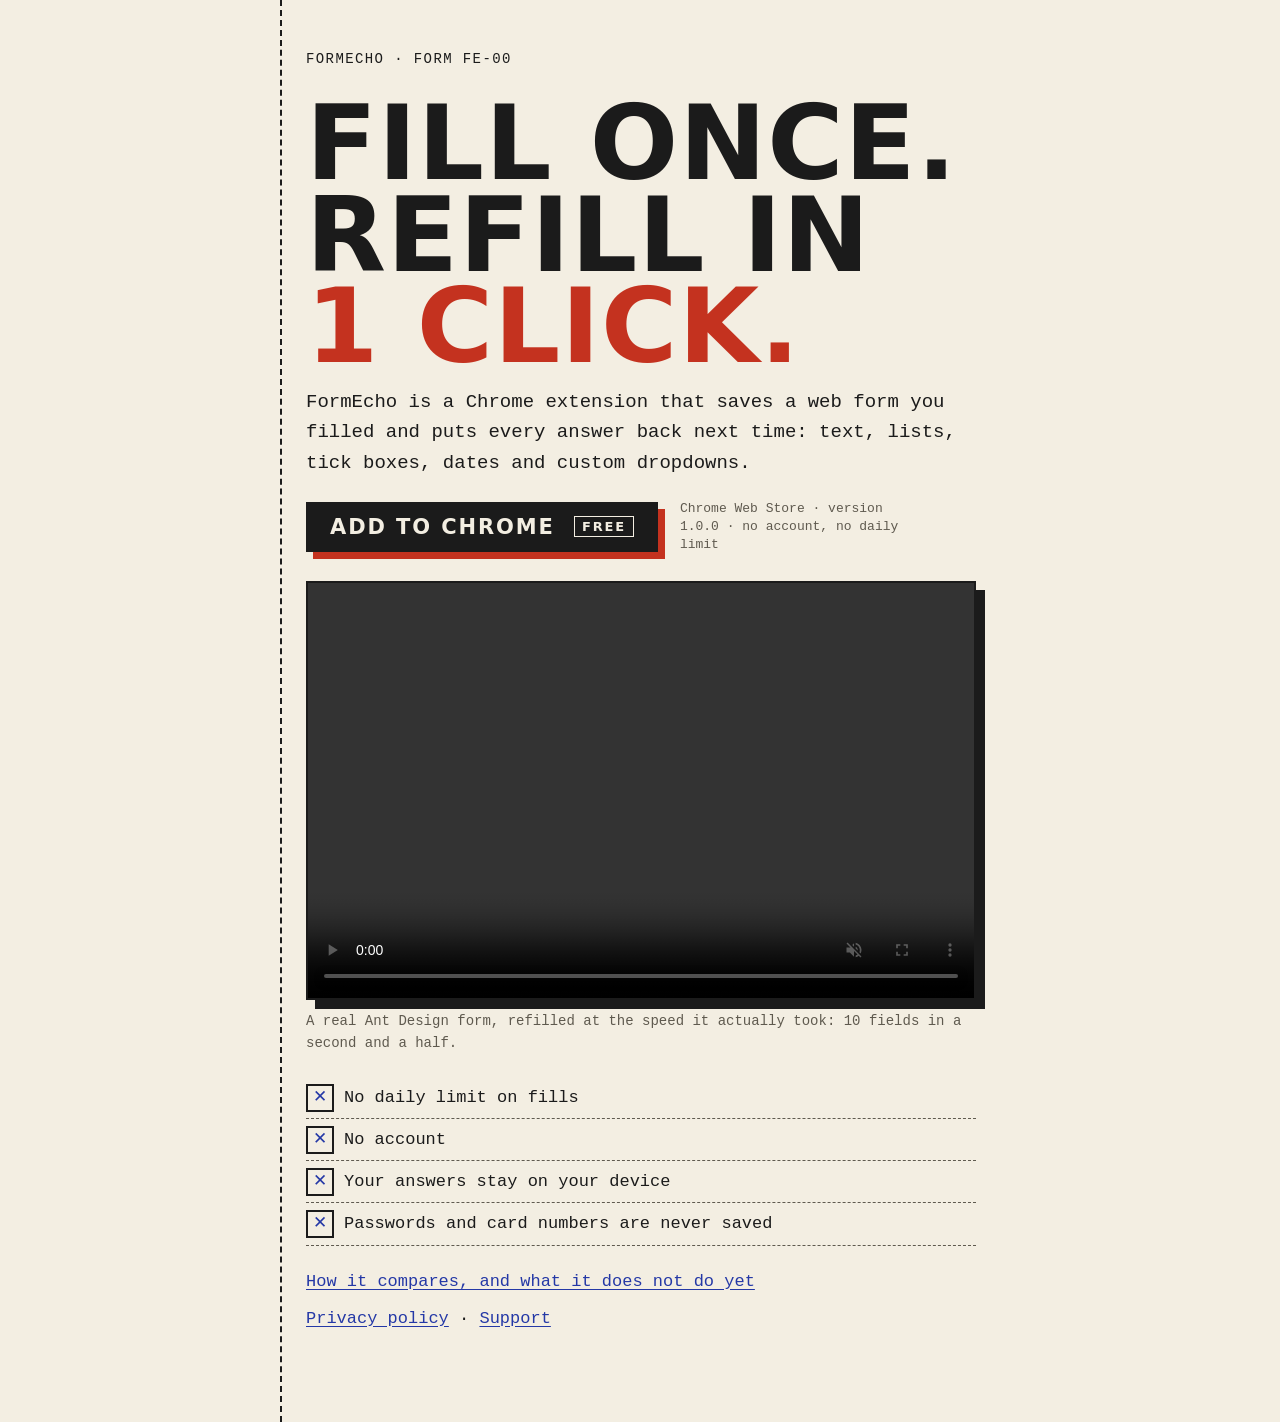
<file: index.html>
<!doctype html>
<html lang="en">
<head>
<meta charset="utf-8">
<meta name="viewport" content="width=device-width, initial-scale=1">
<title>FormEcho: fill a form once, refill it in one click</title>
<meta name="description" content="A Chrome extension that saves a form you filled and puts every answer back with one click. No daily limit, no account, nothing leaves your device.">
<link rel="icon" href="img/icon.png">
<link rel="stylesheet" href="style.css">
</head>
<body>
<main>
<p class="formno">FORMECHO &middot; FORM FE-00</p>
<h1 class="big">Fill once.<br>Refill in <em>1 click.</em></h1>
<p class="lead">FormEcho is a Chrome extension that saves a web form you filled and puts every answer back next time: text, lists, tick boxes, dates and custom dropdowns.</p>
<p class="get"><a class="install" href="https://chromewebstore.google.com/detail/pidhnfcafdnchhdcicdheijmmemnohei">Add to Chrome <span>free</span></a><span class="getnote">Chrome Web Store &middot; version 1.0.0 &middot; no account, no daily limit</span></p>
<video class="shot film" autoplay muted loop playsinline controls aria-label="A 17-second film: an order form with four custom dropdowns is filled once and saved with FormEcho, then, empty again, refilled with one click on the Fill button."><source src="img/demo-phone.mp4" type="video/mp4" media="(max-width: 640px)"><source src="img/demo.mp4" type="video/mp4"></video>
<p class="note">A real Ant Design form, refilled at the speed it actually took: 10 fields in a second and a half.</p>
<ul class="ticks">
<li>No daily limit on fills</li>
<li>No account</li>
<li>Your answers stay on your device</li>
<li>Passwords and card numbers are never saved</li>
</ul>
<p><a href="free-autofill-no-daily-limit.html">How it compares, and what it does not do yet</a></p>
<p><a href="privacy.html">Privacy policy</a> &middot; <a href="https://github.com/msabbahpcm/formecho/issues">Support</a></p>
</main>
</body>
</html>
</file>
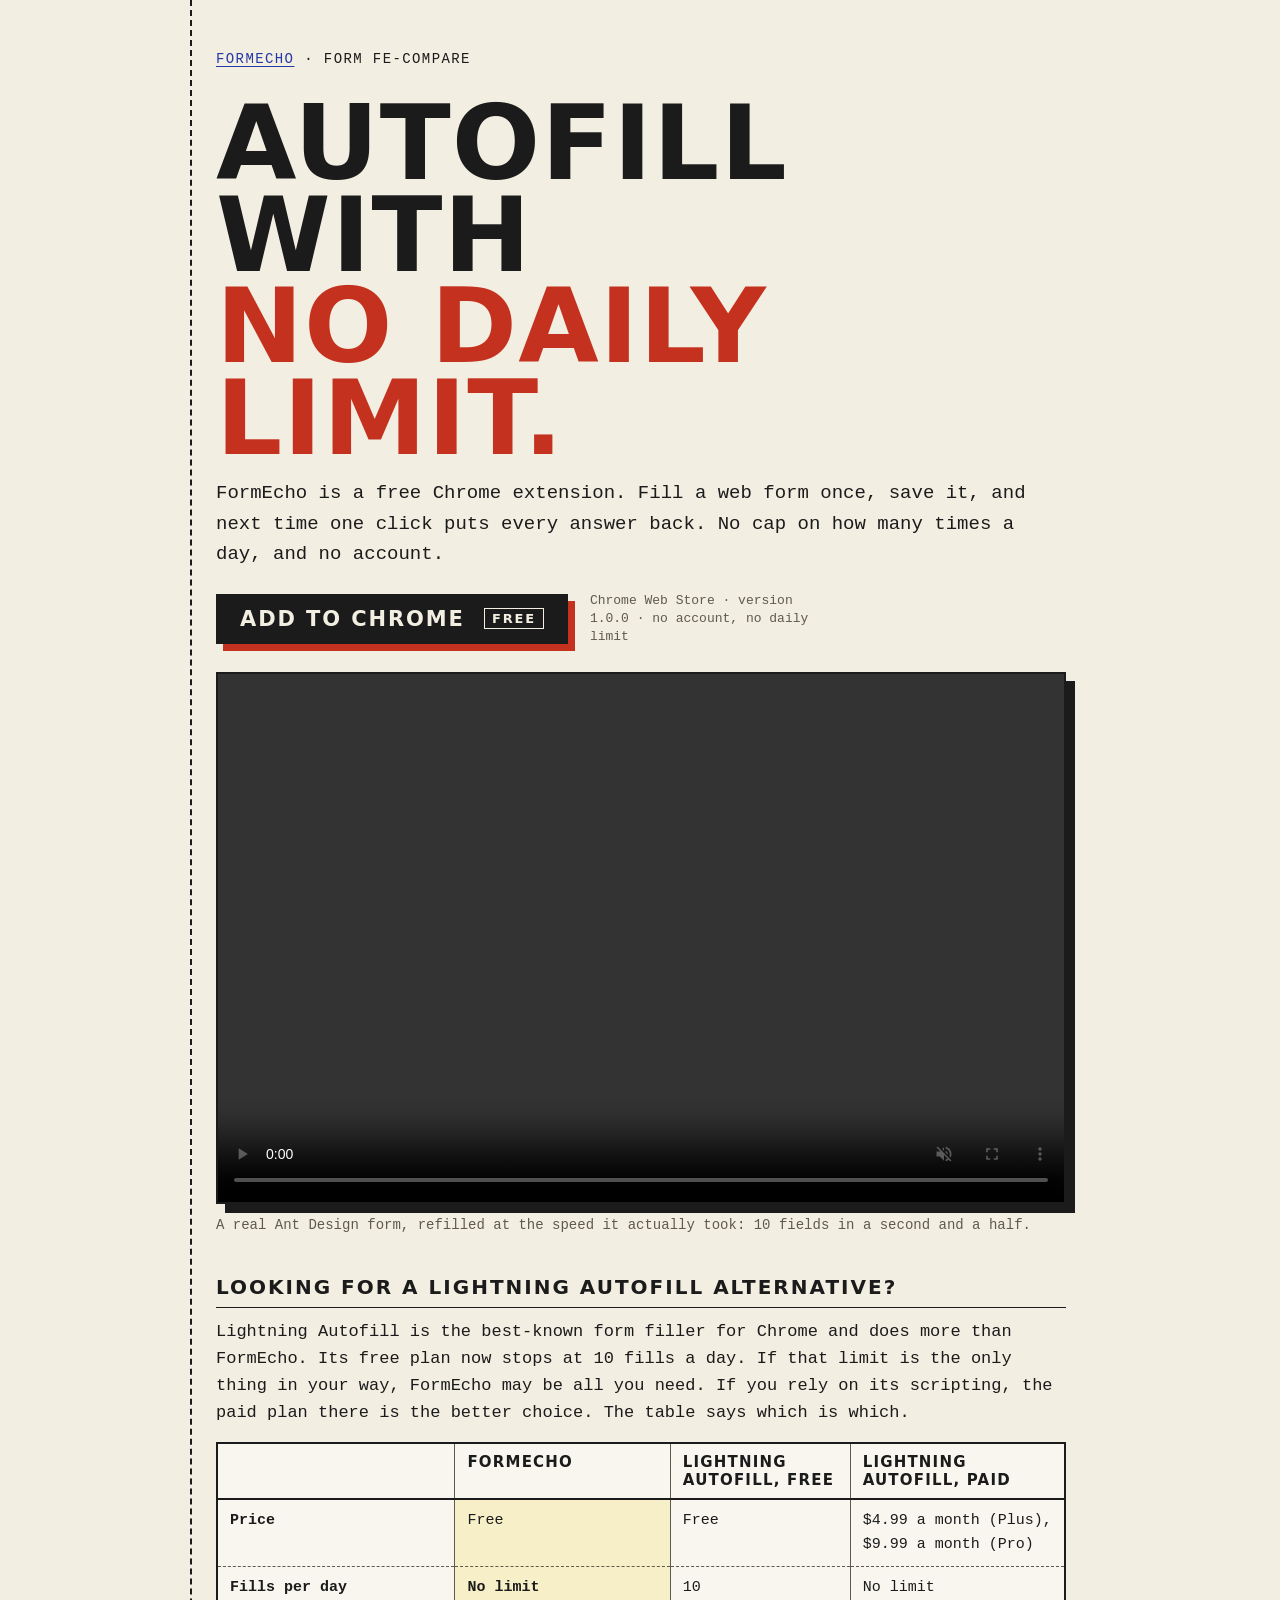
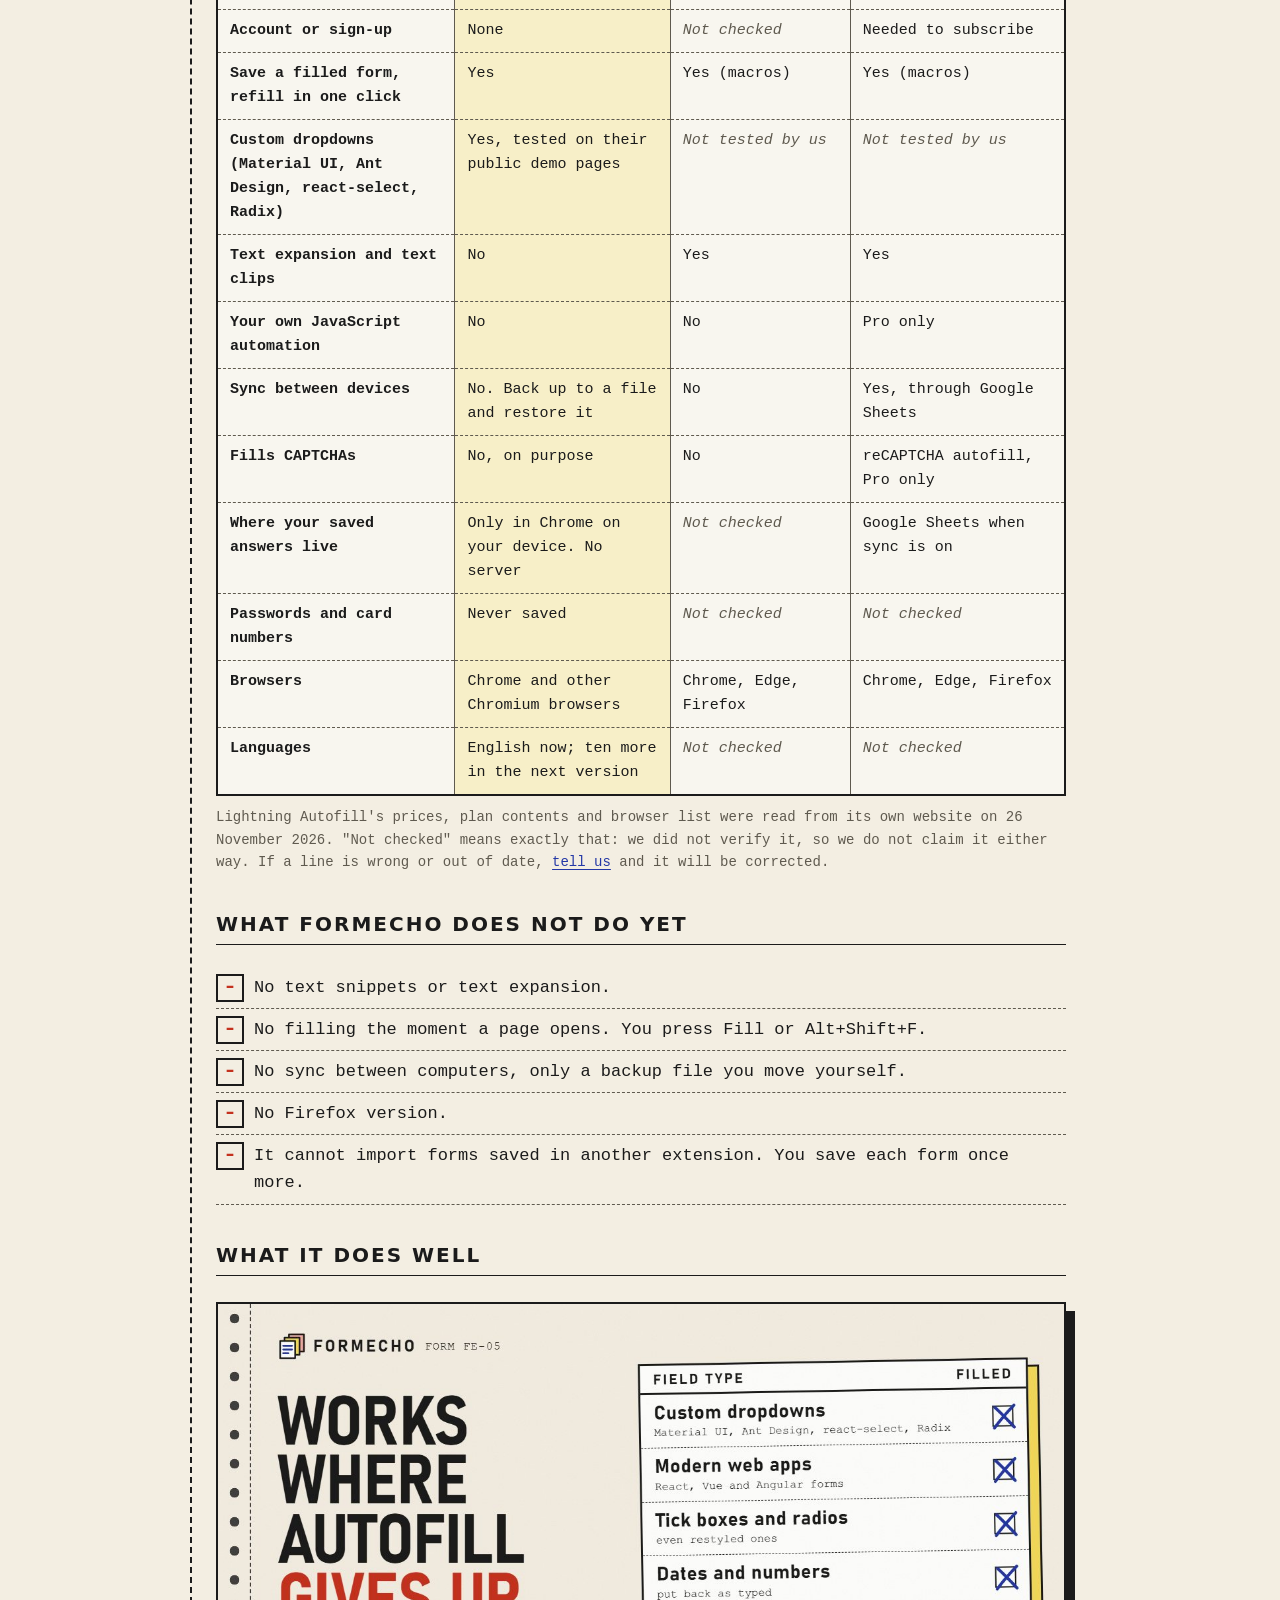
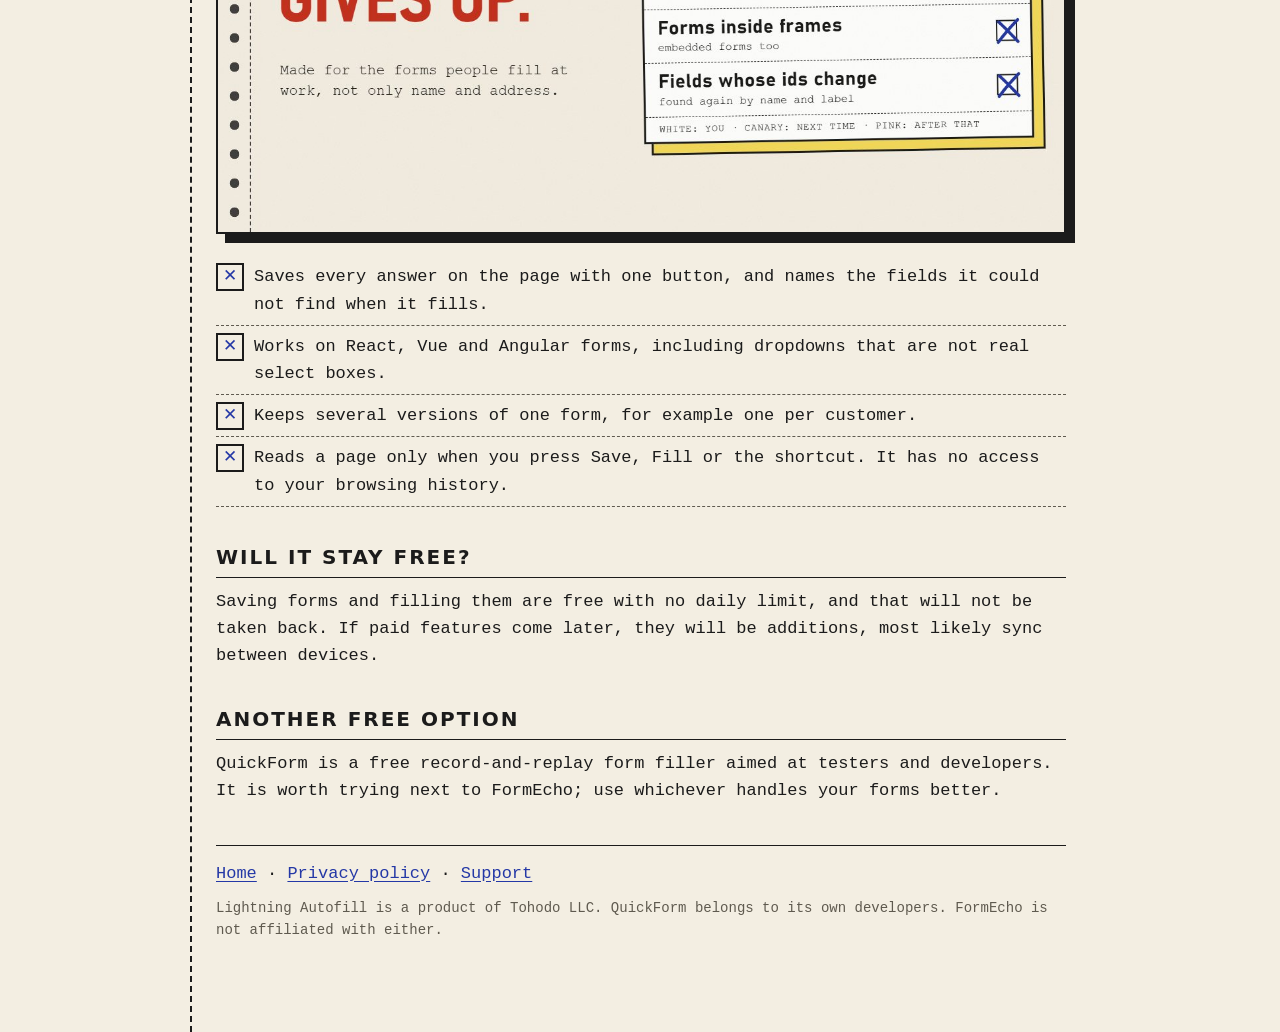
<file: free-autofill-no-daily-limit.html>
<!doctype html>
<html lang="en">
<head>
<meta charset="utf-8">
<meta name="viewport" content="width=device-width, initial-scale=1">
<title>Free form autofill for Chrome with no daily limit | FormEcho</title>
<meta name="description" content="FormEcho saves a web form you filled and refills it in one click. Free, no daily limit, no account. A plain comparison with Lightning Autofill, including what FormEcho does not do yet.">
<link rel="canonical" href="https://msabbahpcm.github.io/formecho/free-autofill-no-daily-limit.html">
<link rel="icon" href="img/icon.png">
<link rel="stylesheet" href="style.css">
</head>
<body>
<main class="wide">
<p class="formno"><a href="./">FORMECHO</a> &middot; FORM FE-COMPARE</p>

<h1 class="big">Autofill with<br><em>no daily limit.</em></h1>
<p class="lead">FormEcho is a free Chrome extension. Fill a web form once, save it, and next time one click puts every answer back. No cap on how many times a day, and no account.</p>
<p class="get"><a class="install" href="https://chromewebstore.google.com/detail/pidhnfcafdnchhdcicdheijmmemnohei">Add to Chrome <span>free</span></a><span class="getnote">Chrome Web Store &middot; version 1.0.0 &middot; no account, no daily limit</span></p>

<video class="shot film" autoplay muted loop playsinline controls aria-label="A 17-second film: an order form with four custom dropdowns is filled once and saved with FormEcho, then, empty again, refilled with one click on the Fill button."><source src="img/demo-phone.mp4" type="video/mp4" media="(max-width: 640px)"><source src="img/demo.mp4" type="video/mp4"></video>
<p class="note">A real Ant Design form, refilled at the speed it actually took: 10 fields in a second and a half.</p>

<h2>Looking for a Lightning Autofill alternative?</h2>
<p>Lightning Autofill is the best-known form filler for Chrome and does more than FormEcho. Its free plan now stops at 10 fills a day. If that limit is the only thing in your way, FormEcho may be all you need. If you rely on its scripting, the paid plan there is the better choice. The table says which is which.</p>

<div class="ledger">
<table>
<thead><tr><th scope="col">&nbsp;</th><th scope="col">FormEcho</th><th scope="col">Lightning Autofill, free</th><th scope="col">Lightning Autofill, paid</th></tr></thead>
<tbody>
<tr><th scope="row">Price</th><td data-l="FormEcho">Free</td><td data-l="Lightning Autofill, free">Free</td><td data-l="Lightning Autofill, paid">$4.99 a month (Plus), $9.99 a month (Pro)</td></tr>
<tr><th scope="row">Fills per day</th><td data-l="FormEcho"><b>No limit</b></td><td data-l="Lightning Autofill, free">10</td><td data-l="Lightning Autofill, paid">No limit</td></tr>
<tr><th scope="row">Account or sign-up</th><td data-l="FormEcho">None</td><td data-l="Lightning Autofill, free" class="q">Not checked</td><td data-l="Lightning Autofill, paid">Needed to subscribe</td></tr>
<tr><th scope="row">Save a filled form, refill in one click</th><td data-l="FormEcho">Yes</td><td data-l="Lightning Autofill, free">Yes (macros)</td><td data-l="Lightning Autofill, paid">Yes (macros)</td></tr>
<tr><th scope="row">Custom dropdowns (Material UI, Ant Design, react-select, Radix)</th><td data-l="FormEcho">Yes, tested on their public demo pages</td><td data-l="Lightning Autofill, free" class="q">Not tested by us</td><td data-l="Lightning Autofill, paid" class="q">Not tested by us</td></tr>
<tr><th scope="row">Text expansion and text clips</th><td data-l="FormEcho">No</td><td data-l="Lightning Autofill, free">Yes</td><td data-l="Lightning Autofill, paid">Yes</td></tr>
<tr><th scope="row">Your own JavaScript automation</th><td data-l="FormEcho">No</td><td data-l="Lightning Autofill, free">No</td><td data-l="Lightning Autofill, paid">Pro only</td></tr>
<tr><th scope="row">Sync between devices</th><td data-l="FormEcho">No. Back up to a file and restore it</td><td data-l="Lightning Autofill, free">No</td><td data-l="Lightning Autofill, paid">Yes, through Google Sheets</td></tr>
<tr><th scope="row">Fills CAPTCHAs</th><td data-l="FormEcho">No, on purpose</td><td data-l="Lightning Autofill, free">No</td><td data-l="Lightning Autofill, paid">reCAPTCHA autofill, Pro only</td></tr>
<tr><th scope="row">Where your saved answers live</th><td data-l="FormEcho">Only in Chrome on your device. No server</td><td data-l="Lightning Autofill, free" class="q">Not checked</td><td data-l="Lightning Autofill, paid">Google Sheets when sync is on</td></tr>
<tr><th scope="row">Passwords and card numbers</th><td data-l="FormEcho">Never saved</td><td data-l="Lightning Autofill, free" class="q">Not checked</td><td data-l="Lightning Autofill, paid" class="q">Not checked</td></tr>
<tr><th scope="row">Browsers</th><td data-l="FormEcho">Chrome and other Chromium browsers</td><td data-l="Lightning Autofill, free">Chrome, Edge, Firefox</td><td data-l="Lightning Autofill, paid">Chrome, Edge, Firefox</td></tr>
<tr><th scope="row">Languages</th><td data-l="FormEcho">English now; ten more in the next version</td><td data-l="Lightning Autofill, free" class="q">Not checked</td><td data-l="Lightning Autofill, paid" class="q">Not checked</td></tr>
</tbody>
</table>
</div>
<p class="note">Lightning Autofill's prices, plan contents and browser list were read from its own website on 26 November 2026. "Not checked" means exactly that: we did not verify it, so we do not claim it either way. If a line is wrong or out of date, <a href="https://github.com/msabbahpcm/formecho/issues">tell us</a> and it will be corrected.</p>

<h2>What FormEcho does not do yet</h2>
<ul class="ticks no">
<li>No text snippets or text expansion.</li>
<li>No filling the moment a page opens. You press Fill or Alt+Shift+F.</li>
<li>No sync between computers, only a backup file you move yourself.</li>
<li>No Firefox version.</li>
<li>It cannot import forms saved in another extension. You save each form once more.</li>
</ul>

<h2>What it does well</h2>
<img class="shot" src="img/field-types.jpg" width="1280" height="800" alt="A ledger listing field types FormEcho fills: custom dropdowns, modern web apps, tick boxes and radios, dates and numbers, forms inside frames, fields whose ids change.">
<ul class="ticks">
<li>Saves every answer on the page with one button, and names the fields it could not find when it fills.</li>
<li>Works on React, Vue and Angular forms, including dropdowns that are not real select boxes.</li>
<li>Keeps several versions of one form, for example one per customer.</li>
<li>Reads a page only when you press Save, Fill or the shortcut. It has no access to your browsing history.</li>
</ul>

<h2>Will it stay free?</h2>
<p>Saving forms and filling them are free with no daily limit, and that will not be taken back. If paid features come later, they will be additions, most likely sync between devices.</p>

<h2>Another free option</h2>
<p>QuickForm is a free record-and-replay form filler aimed at testers and developers. It is worth trying next to FormEcho; use whichever handles your forms better.</p>

<p class="foot"><a href="./">Home</a> &middot; <a href="privacy.html">Privacy policy</a> &middot; <a href="https://github.com/msabbahpcm/formecho/issues">Support</a></p>
<p class="fine">Lightning Autofill is a product of Tohodo LLC. QuickForm belongs to its own developers. FormEcho is not affiliated with either.</p>
</main>
</body>
</html>
</file>
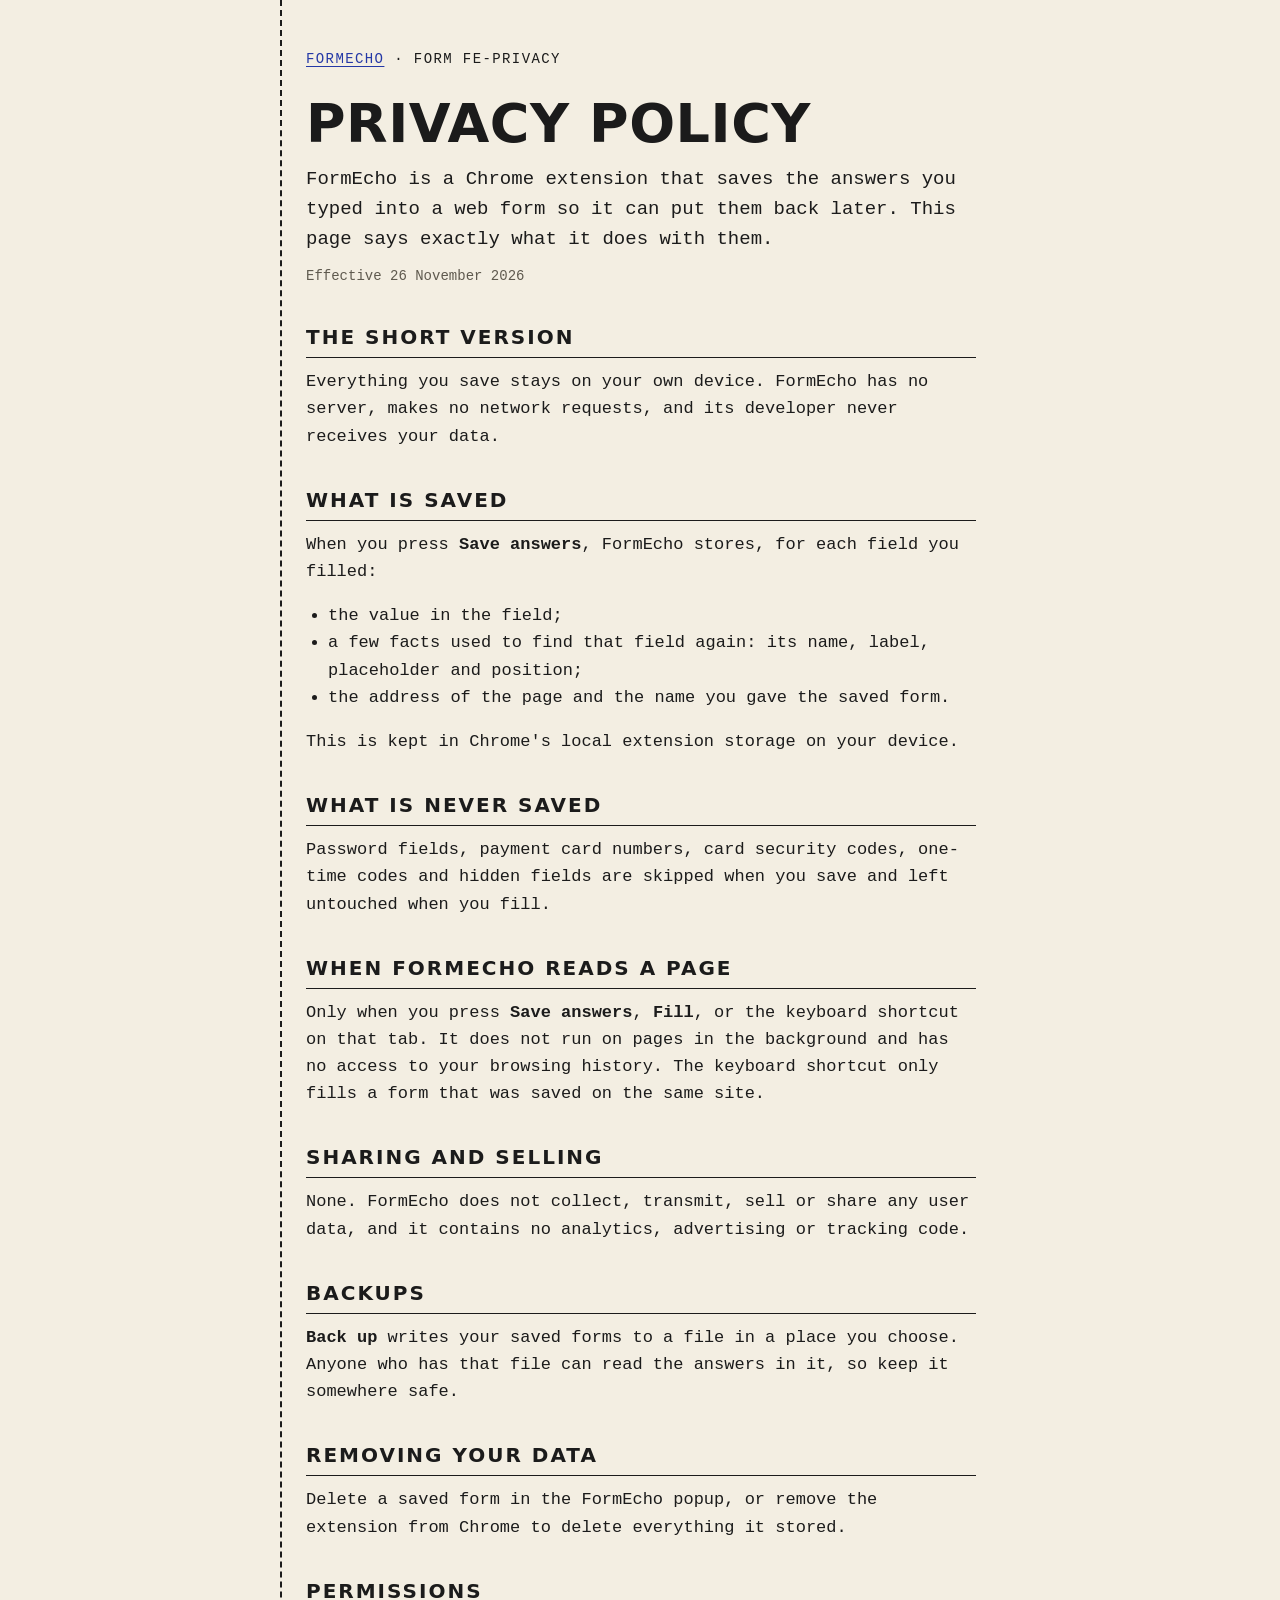
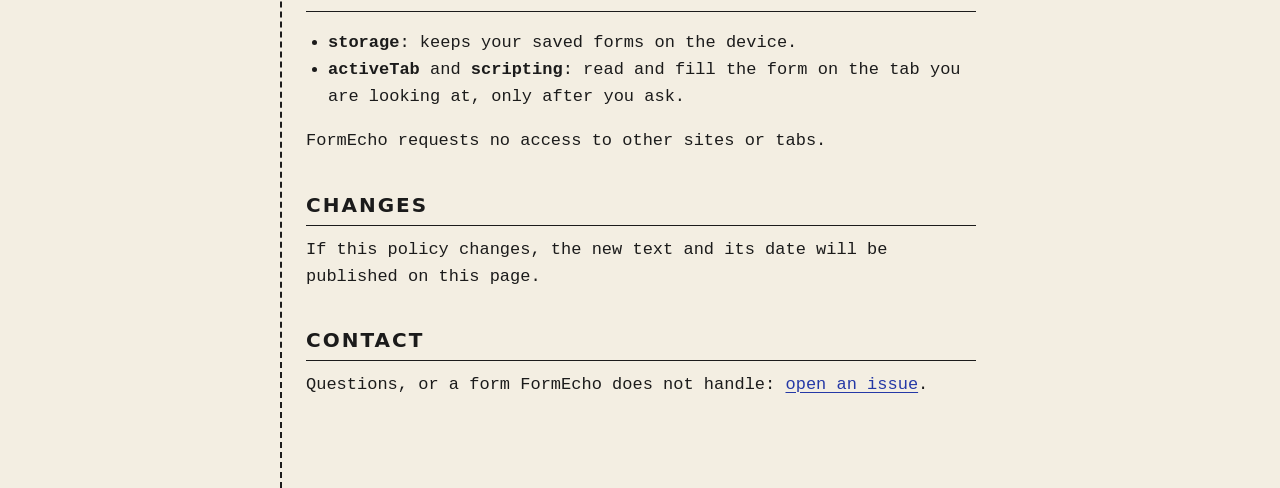
<file: privacy.html>
<!doctype html>
<html lang="en">
<head>
<meta charset="utf-8">
<meta name="viewport" content="width=device-width, initial-scale=1">
<title>FormEcho privacy policy</title>
<meta name="description" content="FormEcho keeps saved forms on your own device and sends nothing anywhere.">
<link rel="stylesheet" href="style.css">
</head>
<body>
<main>
<p class="formno"><a href="./">FORMECHO</a> &middot; FORM FE-PRIVACY</p>
<h1>Privacy policy</h1>
<p class="lead">FormEcho is a Chrome extension that saves the answers you typed into a web form so it can put them back later. This page says exactly what it does with them.</p>
<p class="date">Effective 26 November 2026</p>

<h2>The short version</h2>
<p>Everything you save stays on your own device. FormEcho has no server, makes no network requests, and its developer never receives your data.</p>

<h2>What is saved</h2>
<p>When you press <b>Save answers</b>, FormEcho stores, for each field you filled:</p>
<ul>
<li>the value in the field;</li>
<li>a few facts used to find that field again: its name, label, placeholder and position;</li>
<li>the address of the page and the name you gave the saved form.</li>
</ul>
<p>This is kept in Chrome's local extension storage on your device.</p>

<h2>What is never saved</h2>
<p>Password fields, payment card numbers, card security codes, one-time codes and hidden fields are skipped when you save and left untouched when you fill.</p>

<h2>When FormEcho reads a page</h2>
<p>Only when you press <b>Save answers</b>, <b>Fill</b>, or the keyboard shortcut on that tab. It does not run on pages in the background and has no access to your browsing history. The keyboard shortcut only fills a form that was saved on the same site.</p>

<h2>Sharing and selling</h2>
<p>None. FormEcho does not collect, transmit, sell or share any user data, and it contains no analytics, advertising or tracking code.</p>

<h2>Backups</h2>
<p><b>Back up</b> writes your saved forms to a file in a place you choose. Anyone who has that file can read the answers in it, so keep it somewhere safe.</p>

<h2>Removing your data</h2>
<p>Delete a saved form in the FormEcho popup, or remove the extension from Chrome to delete everything it stored.</p>

<h2>Permissions</h2>
<ul>
<li><b>storage</b>: keeps your saved forms on the device.</li>
<li><b>activeTab</b> and <b>scripting</b>: read and fill the form on the tab you are looking at, only after you ask.</li>
</ul>
<p>FormEcho requests no access to other sites or tabs.</p>

<h2>Changes</h2>
<p>If this policy changes, the new text and its date will be published on this page.</p>

<h2>Contact</h2>
<p>Questions, or a form FormEcho does not handle: <a href="https://github.com/msabbahpcm/formecho/issues">open an issue</a>.</p>
</main>
</body>
</html>
</file>
<file: style.css>
:root { color-scheme: light dark; --paper: #f3eee2; --ink: #1b1b1b; --muted: #5f5a4f; --blue: #2438a6; --red: #c4321f; }
@media (prefers-color-scheme: dark) { :root { --paper: #1a1917; --ink: #efe9db; --muted: #a8a193; --blue: #93a4ff; --red: #ff8f7d; } }
* { box-sizing: border-box; }
body { margin: 0; background: var(--paper); color: var(--ink); font: 17px/1.6 ui-monospace, "Cascadia Mono", Consolas, "Courier New", monospace; }
main { max-width: 720px; margin: 0 auto; padding: 48px 24px 80px; border-left: 2px dashed var(--ink); min-height: 100vh; }
.formno { margin: 0 0 28px; font-size: 14px; letter-spacing: .1em; }
h1, h2 { font-family: "Bahnschrift", "DIN Alternate", "Roboto Condensed", "Arial Narrow", system-ui, sans-serif; text-transform: uppercase; }
h1 { margin: 0 0 14px; font-size: 54px; line-height: .95; letter-spacing: .01em; }
h1.big { font-size: clamp(54px, 13vw, 104px); line-height: .88; }
h1 em { font-style: normal; color: var(--red); }
h2 { margin: 34px 0 6px; font-size: 20px; letter-spacing: .1em; border-bottom: 1.5px solid var(--ink); padding-bottom: 4px; }
p { margin: 10px 0; }
.lead { font-size: 19px; }
.date { color: var(--muted); font-size: 14px; }
ul { padding-left: 22px; }
ul.ticks { list-style: none; padding: 0; margin: 22px 0; }
ul.ticks li { padding: 7px 0 7px 38px; position: relative; border-bottom: 1px dashed var(--muted); }
ul.ticks li::before { content: "\2715"; position: absolute; left: 0; top: 7px; width: 24px; height: 24px; border: 2px solid var(--ink); color: var(--blue); font: 700 17px/20px system-ui, sans-serif; text-align: center; }
a { color: var(--blue); text-underline-offset: 3px; }
a:focus-visible { outline: 2px solid var(--blue); outline-offset: 2px; }

/* Comparison page */
main.wide { max-width: 900px; }
.status { border: 1.5px dashed var(--ink); padding: 8px 12px; font-size: 15px; }
img.shot, video.shot { display: block; width: 100%; height: auto; margin: 26px 0 8px; border: 2.5px solid var(--ink); box-shadow: 9px 9px 0 var(--ink); }
.ledger { overflow-x: auto; margin: 16px 0 6px; border: 2.5px solid var(--ink); background: color-mix(in srgb, var(--paper) 55%, #fff); }
@media (prefers-color-scheme: dark) { .ledger { background: color-mix(in srgb, var(--paper) 80%, #fff); } }
table { border-collapse: collapse; width: 100%; min-width: 640px; font-size: 15px; }
th, td { text-align: start; vertical-align: top; padding: 9px 12px; border-bottom: 1px dashed var(--muted); border-inline-start: 1px solid var(--muted); }
th:first-child, td:first-child { border-inline-start: 0; }
thead th { border-bottom: 2.5px solid var(--ink); font: 700 15px/1.2 "Bahnschrift", "DIN Alternate", "Roboto Condensed", "Arial Narrow", system-ui, sans-serif; letter-spacing: .08em; text-transform: uppercase; }
tbody th { font-weight: 600; width: 28%; }
tbody tr:last-child th, tbody tr:last-child td { border-bottom: 0; }
td:nth-child(2) { background: color-mix(in srgb, #f3d95a 26%, transparent); }
td.q { color: var(--muted); font-style: italic; }
.note, .fine { font-size: 14px; color: var(--muted); }
ul.ticks.no li::before { content: "\2013"; color: var(--red); }
.foot { margin-top: 40px; padding-top: 14px; border-top: 1.5px solid var(--ink); }
video.film { aspect-ratio: 1080 / 676; }
@media (max-width: 640px) { video.film { aspect-ratio: 480 / 820; } }
/* Phones: the comparison table becomes one card per row, so no column is hidden off the edge. */
@media (max-width: 640px) {
  table { min-width: 0; }
  thead { position: absolute; width: 1px; height: 1px; overflow: hidden; clip-path: inset(50%); }
  tbody tr { display: block; border-bottom: 2.5px solid var(--ink); }
  tbody tr:last-child { border-bottom: 0; }
  tbody th, tbody td { display: block; width: auto; border-inline-start: 0; }
  tbody th { border-bottom: 0; padding-bottom: 4px; font: 700 16px/1.25 "Bahnschrift", "DIN Alternate", "Roboto Condensed", "Arial Narrow", system-ui, sans-serif; letter-spacing: .06em; text-transform: uppercase; }
  tbody td { display: grid; grid-template-columns: 42% 1fr; gap: 10px; padding: 7px 12px; }
  tbody td::before { content: attr(data-l); font-style: normal; color: var(--muted); font-size: 13px; }
  tbody td:nth-child(2)::before { color: var(--ink); font-weight: 700; }
  tbody tr td:last-child { border-bottom: 0; }
}

.get { margin: 22px 0 6px; display: flex; flex-wrap: wrap; align-items: center; gap: 14px 22px; }
a.install { display: inline-block; padding: 13px 22px 12px; background: var(--ink); color: var(--paper); text-decoration: none; border: 2.5px solid var(--ink); box-shadow: 7px 7px 0 var(--red); font: 700 21px/1 "Bahnschrift", "DIN Alternate", "Roboto Condensed", "Arial Narrow", system-ui, sans-serif; letter-spacing: .09em; text-transform: uppercase; transition: transform .08s, box-shadow .08s; }
a.install span { margin-inline-start: 10px; padding: 2px 7px; border: 1.5px solid currentColor; font-size: 13px; letter-spacing: .14em; vertical-align: 3px; }
a.install:hover { transform: translate(3px, 3px); box-shadow: 4px 4px 0 var(--red); }
a.install:active { transform: translate(7px, 7px); box-shadow: 0 0 0 var(--red); }
.getnote { font-size: 13px; color: var(--muted); max-width: 30ch; line-height: 1.4; }
@media (prefers-reduced-motion: reduce) { a.install { transition: none; } }
</file>
